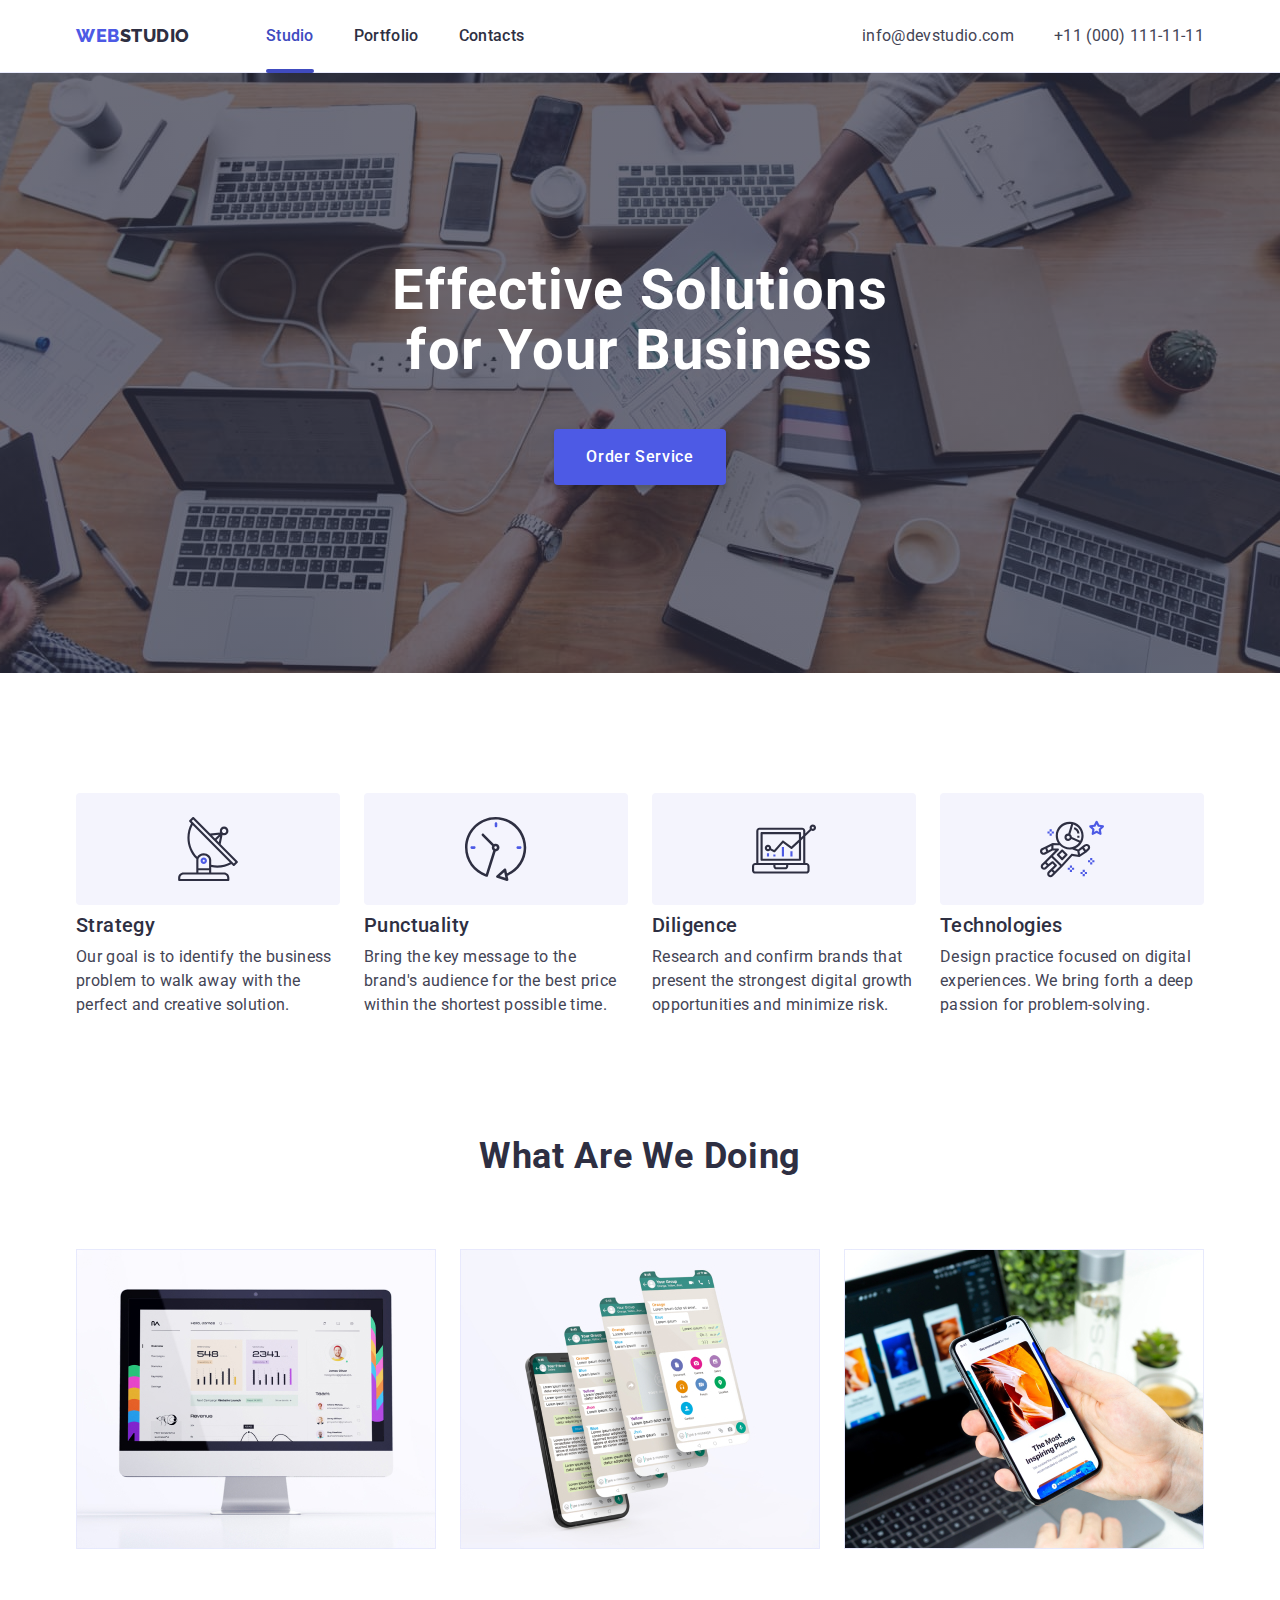
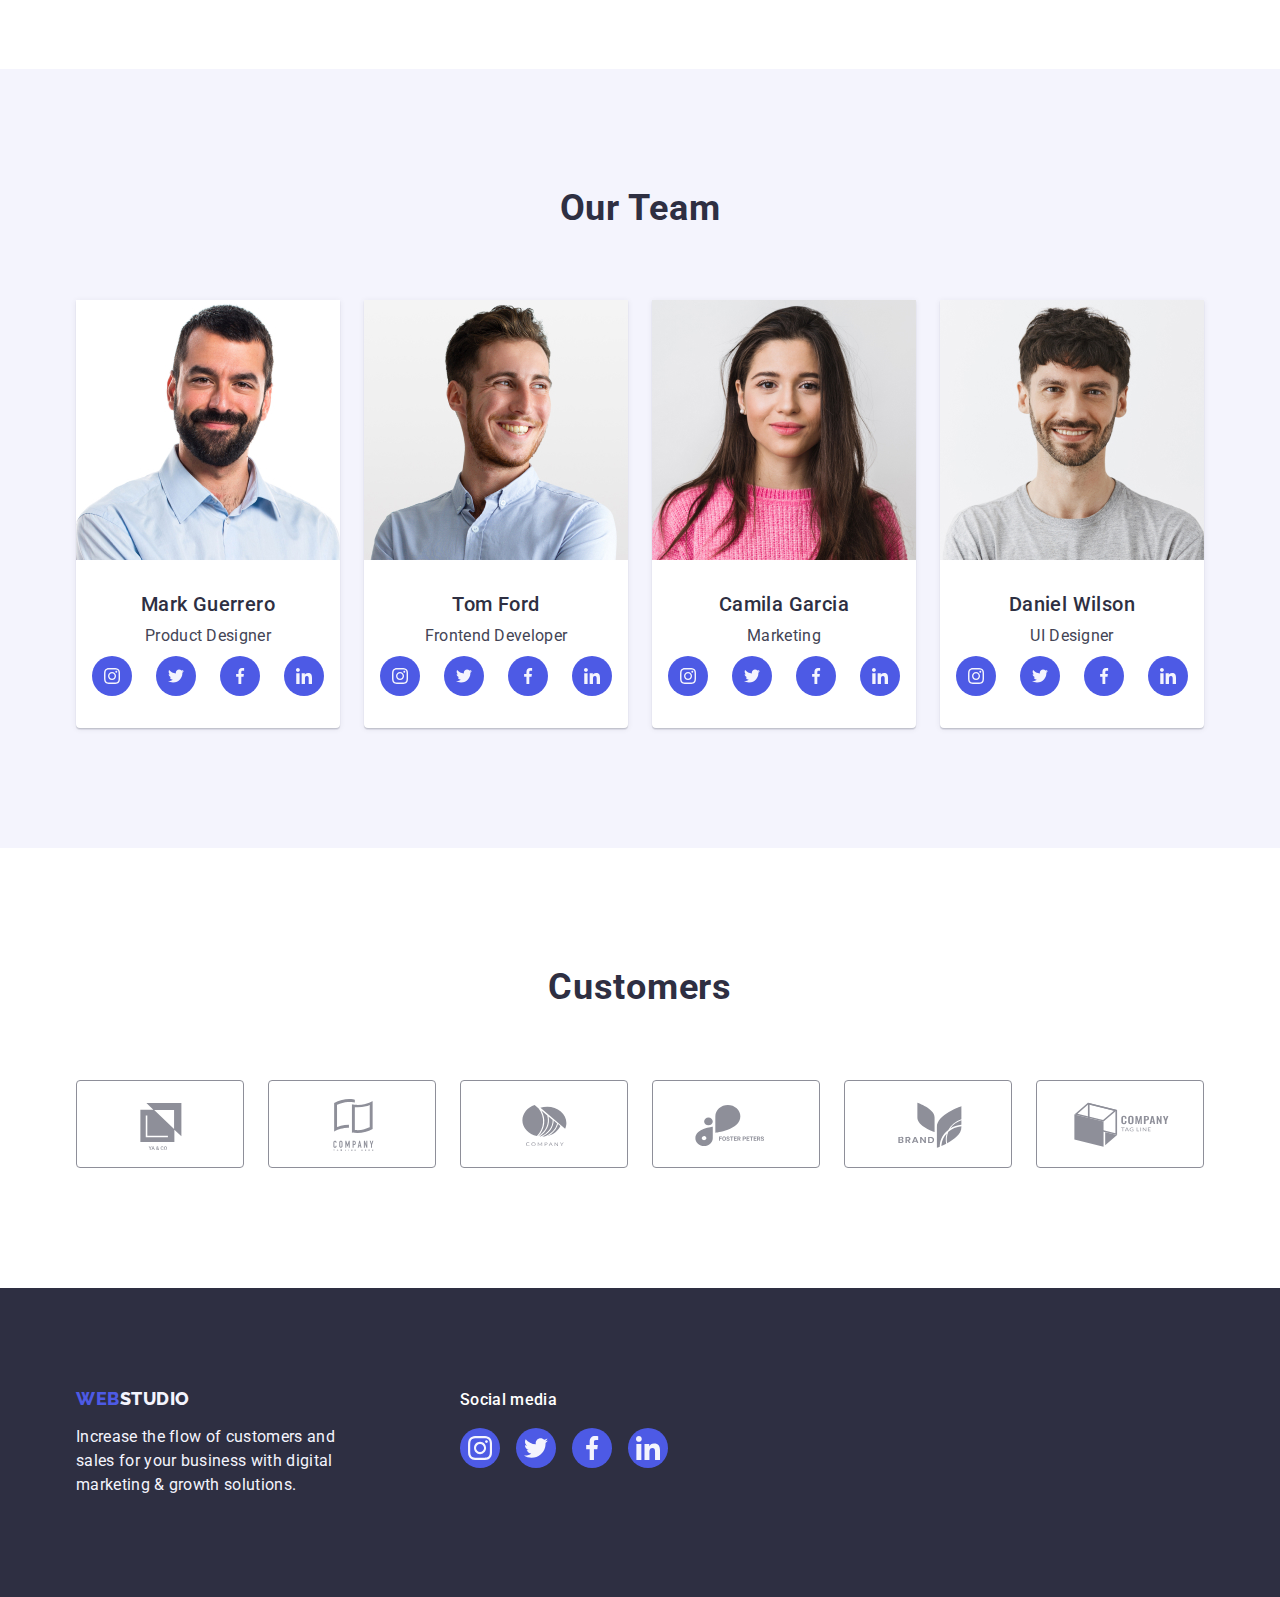
<file: index.html>
<!DOCTYPE html>
<html lang="en">
  <head>
    <meta charset="UTF-8" />
    <meta http-equiv="X-UA-Compatible" content="IE=edge" />
    <meta name="viewport" content="width=device-width, initial-scale=1.0" />
    <title>WebStudio</title>
    <link rel="preconnect" href="https://fonts.googleapis.com" />
    <link rel="preconnect" href="https://fonts.gstatic.com" crossorigin />
    <link
      href="https://fonts.googleapis.com/css2?family=Raleway:wght@800&family=Roboto:wght@400;500;700&display=swap"
      rel="stylesheet"
    />
    <link
      rel="stylesheet"
      href="https://cdnjs.cloudflare.com/ajax/libs/modern-normalize/1.1.0/modern-normalize.min.css"
    />
    <link rel="stylesheet" href="./css/style.css" />
  </head>
  <body>
    <header class="page-header">
      <!-- Logo -->
      <div class="container main-nav">
        <nav class="main-nav">
          <a class="logo link" href="./index.html"
            >Web<span class="logo-title">Studio</span></a
          >
          <!-- Menu navigation -->
          <ul class="site-nav list">
            <li class="item">
              <a class="link but current" href="./index.html">Studio</a>
            </li>
            <li class="item">
              <a class="link but" href="./portfolio.html">Portfolio</a>
            </li>
            <li class="item"><a class="link but" href="">Contacts</a></li>
          </ul>
        </nav>
        <!-- Contacts -->
        <address class="add">
          <ul class="list contact-list">
            <li class="item">
              <a class="link contact" href="mailto:info@devstudio.com"
                >info@devstudio.com</a
              >
            </li>
            <li class="item">
              <a class="link contact" href="tel:+110001111111"
                >+11 (000) 111-11-11</a
              >
            </li>
          </ul>
        </address>
      </div>
    </header>
    <!-- Main Content -->
    <main>
      <section class="hero">
        <div class="container">
          <h1 class="hero-title">Effective Solutions for Your Business</h1>
          <button type="button" class="button" data-modal-open>
            Order Service
          </button>
        </div>
      </section>

      <!-- Our qualities -->
      <section class="section qua">
        <div class="container">
          <h2 class="visually-hidden">Our qualities</h2>
          <ul class="list qua">
            <li class="item">
              <div class="icon-background">
                <svg width="64" height="64">
                  <use href="./images/icons.svg#icon-antenna"></use>
                </svg>
              </div>
              <h3 class="section-qualities">Strategy</h3>
              <p class="section-text">
                Our goal is to identify the business problem to walk away with
                the perfect and creative solution.
              </p>
            </li>
            <li class="item">
              <div class="icon-background">
                <svg width="64" height="64">
                  <use href="./images/icons.svg#icon-clock"></use>
                </svg>
              </div>
              <h3 class="section-qualities">Punctuality</h3>
              <p class="section-text">
                Bring the key message to the brand's audience for the best price
                within the shortest possible time.
              </p>
            </li>
            <li class="item">
              <div class="icon-background">
                <svg width="64" height="64">
                  <use href="./images/icons.svg#icon-diagrama"></use>
                </svg>
              </div>
              <h3 class="section-qualities">Diligence</h3>
              <p class="section-text">
                Research and confirm brands that present the strongest digital
                growth opportunities and minimize risk.
              </p>
            </li>
            <li class="item">
              <div class="icon-background">
                <svg width="64" height="64">
                  <use href="./images/icons.svg#icon-cosmonavt"></use>
                </svg>
              </div>
              <h3 class="section-qualities">Technologies</h3>
              <p class="section-text">
                Design practice focused on digital experiences. We bring forth a
                deep passion for problem-solving.
              </p>
            </li>
          </ul>
        </div>
      </section>

      <!-- What are we doing -->
      <section class="section doing">
        <div class="container">
          <h2 class="section-title transform">What are we doing</h2>
          <ul class="list doing">
            <li class="item">
              <img
                src="./images/work1.jpg"
                alt="program for use on a computer"
                width="360"
              />
            </li>
            <li class="item">
              <img
                src="./images/work2.jpg"
                alt="application for use on the phone"
                width="360"
              />
            </li>
            <li class="item">
              <img
                src="./images/work3.jpg"
                alt="program for use on a laptop"
                width="360"
              />
            </li>
          </ul>
        </div>
      </section>
      <!-- Our Team -->
      <section class="section team">
        <div class="container">
          <h2 class="section-title transform">Our Team</h2>
          <ul class="list team">
            <li class="item border">
              <img src="./images/employees1.jpg" alt="employees" width="264" />
              <div class="team-container">
                <h3 class="section-name">Mark Guerrero</h3>
                <p class="section-text">Product Designer</p>
                <ul class="list media-list">
                  <li class="item">
                    <a href="" class="media-link link">
                      <svg class="icon" width="16" height="16">
                        <use href="./images/icons.svg#icon-instagram"></use>
                      </svg>
                    </a>
                  </li>
                  <li class="item">
                    <a href="" class="media-link link">
                      <svg class="icon" width="16" height="16">
                        <use href="./images/icons.svg#icon-twitter"></use>
                      </svg>
                    </a>
                  </li>
                  <li class="item">
                    <a href="" class="media-link link">
                      <svg class="icon" width="16" height="16">
                        <use href="./images/icons.svg#icon-facebook"></use>
                      </svg>
                    </a>
                  </li>
                  <li class="item">
                    <a href="" class="media-link link">
                      <svg class="icon" width="16" height="16">
                        <use href="./images/icons.svg#icon-linkedin"></use>
                      </svg>
                    </a>
                  </li>
                </ul>
              </div>
            </li>
            <li class="item border">
              <img src="./images/employees2.jpg" alt="employees" width="264" />
              <div class="team-container">
                <h3 class="section-name">Tom Ford</h3>
                <p class="section-text">Frontend Developer</p>
                <ul class="list media-list">
                  <li class="item">
                    <a href="" class="media-link link">
                      <svg class="icon" width="16" height="16">
                        <use href="./images/icons.svg#icon-instagram"></use>
                      </svg>
                    </a>
                  </li>
                  <li class="item">
                    <a href="" class="media-link link">
                      <svg class="icon" width="16" height="16">
                        <use href="./images/icons.svg#icon-twitter"></use>
                      </svg>
                    </a>
                  </li>
                  <li class="item">
                    <a href="" class="media-link link">
                      <svg class="icon" width="16" height="16">
                        <use href="./images/icons.svg#icon-facebook"></use>
                      </svg>
                    </a>
                  </li>
                  <li class="item">
                    <a href="" class="media-link link">
                      <svg class="icon" width="16" height="16">
                        <use href="./images/icons.svg#icon-linkedin"></use>
                      </svg>
                    </a>
                  </li>
                </ul>
              </div>
            </li>
            <li class="item border">
              <img src="./images/employees3.jpg" alt="employees" width="264" />
              <div class="team-container">
                <h3 class="section-name">Camila Garcia</h3>
                <p class="section-text">Marketing</p>
                <ul class="list media-list">
                  <li class="item">
                    <a href="" class="media-link link">
                      <svg class="icon" width="16" height="16">
                        <use href="./images/icons.svg#icon-instagram"></use>
                      </svg>
                    </a>
                  </li>
                  <li class="item">
                    <a href="" class="media-link link">
                      <svg class="icon" width="16" height="16">
                        <use href="./images/icons.svg#icon-twitter"></use>
                      </svg>
                    </a>
                  </li>
                  <li class="item">
                    <a href="" class="media-link link">
                      <svg class="icon" width="16" height="16">
                        <use href="./images/icons.svg#icon-facebook"></use>
                      </svg>
                    </a>
                  </li>
                  <li class="item">
                    <a href="" class="media-link link">
                      <svg class="icon" width="16" height="16">
                        <use href="./images/icons.svg#icon-linkedin"></use>
                      </svg>
                    </a>
                  </li>
                </ul>
              </div>
            </li>
            <li class="item border">
              <img src="./images/employees4.jpg" alt="employees" width="264" />
              <div class="team-container">
                <h3 class="section-name">Daniel Wilson</h3>
                <p class="section-text">UI Designer</p>
                <ul class="list media-list">
                  <li class="item">
                    <a href="" class="media-link link">
                      <svg class="icon" width="16" height="16">
                        <use href="./images/icons.svg#icon-instagram"></use>
                      </svg>
                    </a>
                  </li>
                  <li class="item">
                    <a href="" class="media-link link">
                      <svg class="icon" width="16" height="16">
                        <use href="./images/icons.svg#icon-twitter"></use>
                      </svg>
                    </a>
                  </li>
                  <li class="item">
                    <a href="" class="media-link link">
                      <svg class="icon" width="16" height="16">
                        <use href="./images/icons.svg#icon-facebook"></use>
                      </svg>
                    </a>
                  </li>
                  <li class="item">
                    <a href="" class="media-link link">
                      <svg class="icon" width="16" height="16">
                        <use href="./images/icons.svg#icon-linkedin"></use>
                      </svg>
                    </a>
                  </li>
                </ul>
              </div>
            </li>
          </ul>
        </div>
      </section>
      <!-- Customers -->
      <section class="customers">
        <div class="container">
          <h2 class="section-title">Customers</h2>

          <ul class="list customers-list">
            <li class="customers-item">
              <a href="" class="link">
                <svg class="customers-icon" width="104" height="56">
                  <use href="./images/icons.svg#icon-yaco"></use>
                </svg>
              </a>
            </li>
            <li class="customers-item">
              <a href="" class="link">
                <svg class="customers-icon" width="104" height="56">
                  <use href="./images/icons.svg#icon-company-teg"></use>
                </svg>
              </a>
            </li>
            <li class="customers-item">
              <a href="" class="link">
                <svg class="customers-icon" width="104" height="56">
                  <use href="./images/icons.svg#icon-company"></use>
                </svg>
              </a>
            </li>
            <li class="customers-item">
              <a href="" class="link">
                <svg class="customers-icon" width="104" height="56">
                  <use href="./images/icons.svg#icon-foster"></use>
                </svg>
              </a>
            </li>
            <li class="customers-item">
              <a href="" class="link">
                <svg class="customers-icon" width="104" height="56">
                  <use href="./images/icons.svg#icon-brand"></use>
                </svg>
              </a>
            </li>
            <li class="customers-item">
              <a href="" class="link">
                <svg class="customers-icon" width="104" height="56">
                  <use href="./images/icons.svg#icon-company-tegline"></use>
                </svg>
              </a>
            </li>
          </ul>
        </div>
      </section>
    </main>
    <footer class="footer">
      <div class="container">
        <div class="footer-logo">
          <a class="logo link" href="./index.html"
            >Web<span class="logo-cloud">Studio</span>
          </a>
          <p class="footer-text">
            Increase the flow of customers and sales for your business with
            digital marketing & growth solutions.
          </p>
        </div>
        <div class="footer-media">
          <p class="footer-text-media">Social media</p>
          <ul class="list">
            <li class="footer-item">
              <a href="" class="media-link link">
                <svg class="icon footer-hov" width="24" height="24">
                  <use href="./images/icons.svg#icon-instagram"></use>
                </svg>
              </a>
            </li>
            <li class="footer-item">
              <a href="" class="media-link link">
                <svg class="icon footer-hov" width="24" height="24">
                  <use href="./images/icons.svg#icon-twitter"></use>
                </svg>
              </a>
            </li>
            <li class="footer-item">
              <a href="" class="media-link link">
                <svg class="icon footer-hov" width="24" height="24">
                  <use href="./images/icons.svg#icon-facebook"></use>
                </svg>
              </a>
            </li>
            <li class="footer-item">
              <a href="" class="media-link link">
                <svg class="icon footer-hov" width="24" height="24">
                  <use href="./images/icons.svg#icon-linkedin"></use>
                </svg>
              </a>
            </li>
          </ul>
        </div>
      </div>
    </footer>
    <div class="backdrop is-hidden" data-modal>
      <div class="modal">
        <button type="button" class="close-btn-modal" data-modal-close>
          <svg class="modal-icon-close" width="8" height="8">
            <use href="./images/icons.svg#icon-close"></use>
          </svg>
        </button>
      </div>
    </div>
    <script src="./js/modal.js"></script>
  </body>
</html>
</file>
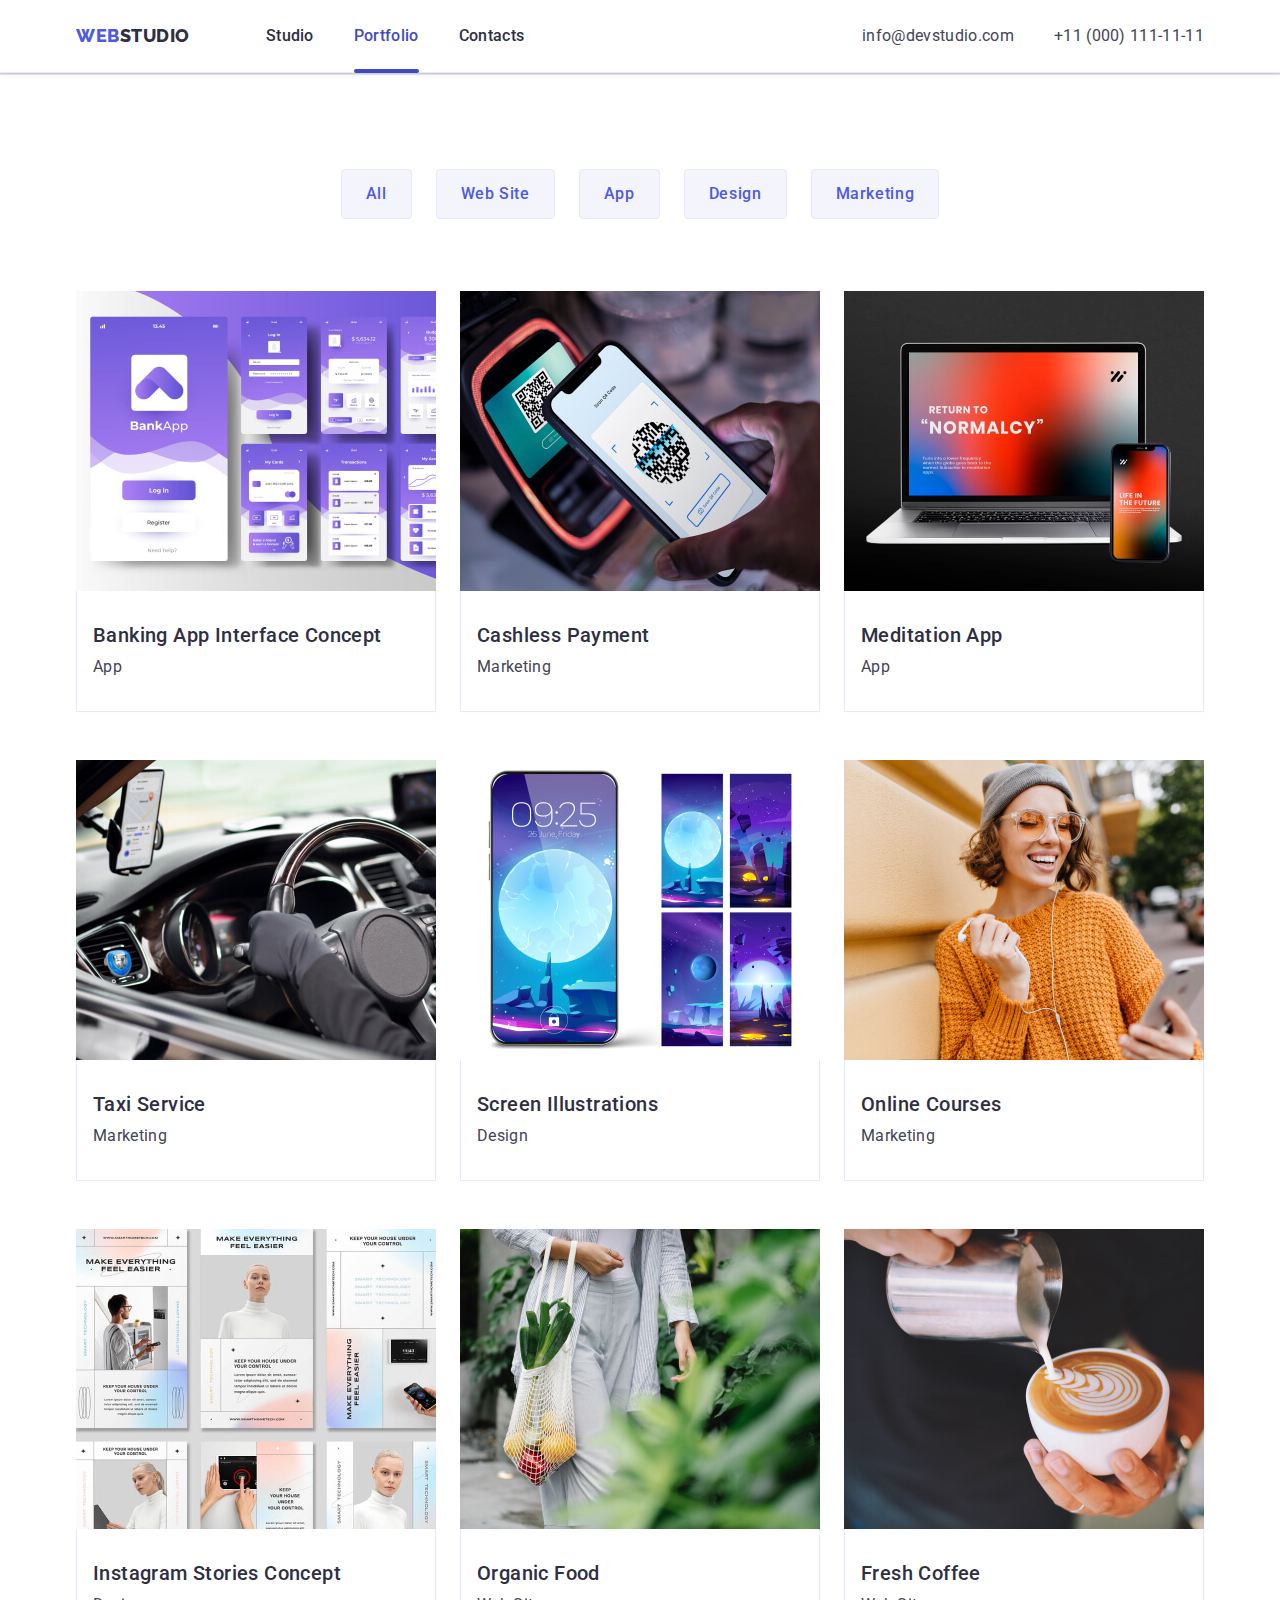
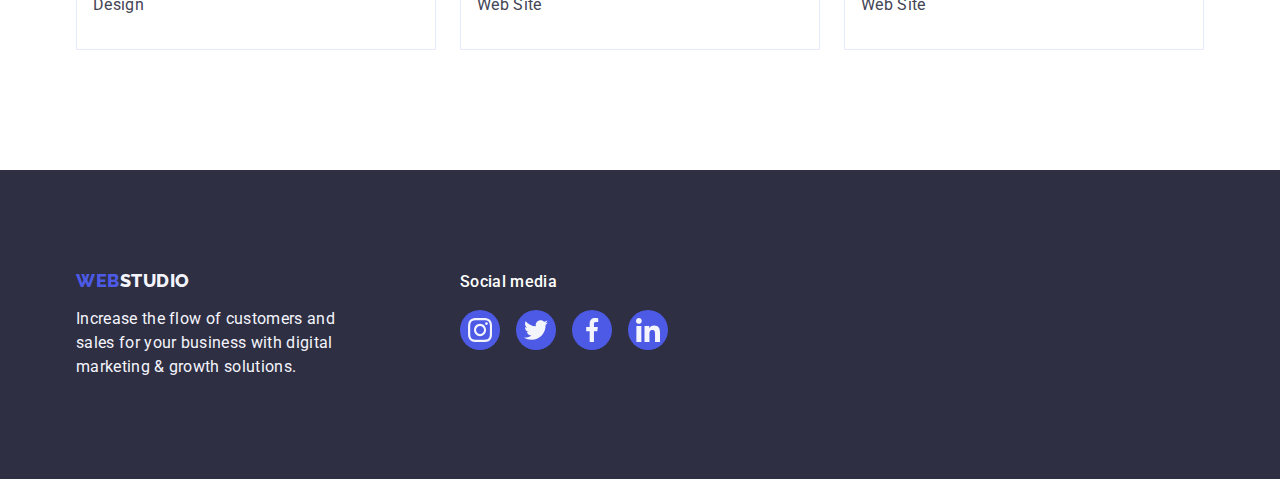
<file: portfolio.html>
<!DOCTYPE html>
<html lang="en">
  <head>
    <meta charset="UTF-8" />
    <meta http-equiv="X-UA-Compatible" content="IE=edge" />
    <meta name="viewport" content="width=device-width, initial-scale=1.0" />
    <title>Portfolio</title>
    <link rel="preconnect" href="https://fonts.googleapis.com" />
    <link rel="preconnect" href="https://fonts.gstatic.com" crossorigin />
    <link
      href="https://fonts.googleapis.com/css2?family=Raleway:wght@800&family=Roboto:wght@400;500;700&display=swap"
      rel="stylesheet"
    />
    <link
      rel="stylesheet"
      href="https://cdnjs.cloudflare.com/ajax/libs/modern-normalize/1.1.0/modern-normalize.min.css"
    />

    <link rel="stylesheet" href="./css/style.css" />
  </head>
  <body>
    <header class="page-header">
      <!-- Logo -->
      <div class="container main-nav">
        <nav class="main-nav">
          <a class="logo link" href="./index.html"
            >Web<span class="logo-title">Studio</span></a
          >
          <!-- Menu navigation -->
          <ul class="site-nav list">
            <li class="item">
              <a class="link but" href="./index.html">Studio</a>
            </li>
            <li class="item">
              <a class="link but current" href="./portfolio.html">Portfolio</a>
            </li>
            <li class="item"><a class="link but" href="">Contacts</a></li>
          </ul>
        </nav>
        <!-- Contacts -->
        <address class="add">
          <ul class="list contact-list">
            <li class="item">
              <a class="link contact" href="mailto:info@devstudio.com"
                >info@devstudio.com</a
              >
            </li>
            <li class="item">
              <a class="link contact" href="tel:+110001111111"
                >+11 (000) 111-11-11</a
              >
            </li>
          </ul>
        </address>
      </div>
    </header>
    <main>
      <!-- Our works -->
      <section class="section portfol">
        <div class="container">
          <h1 class="visually-hidden">Our works</h1>
          <ul class="list btn">
            <li><button type="button" class="link work-button">All</button></li>
            <li>
              <button type="button" class="link work-button">Web Site</button>
            </li>
            <li><button type="button" class="link work-button">App</button></li>
            <li>
              <button type="button" class="link work-button">Design</button>
            </li>
            <li>
              <button type="button" class="link work-button">Marketing</button>
            </li>
          </ul>
          <ul class="list examples">
            <li class="item-work">
              <a class="link hove-link" href="">
                <div class="portfolio-overlay">
                  <img
                    src="./images/portfolio/banking-app.jpg"
                    alt="banking app"
                    width="360"
                    height="300"
                  />
                  <p class="portfolio-overlay-text">
                    14 Stylish and User-Friendly App Design Concepts · Task
                    Manager App · Calorie Tracker App · Exotic Fruit Ecommerce
                    App · Cloud Storage App
                  </p>
                </div>
                <div class="work-container">
                  <h2 class="work-title">Banking App Interface Concept</h2>
                  <p class="section-text-work">App</p>
                </div>
              </a>
            </li>
            <li class="item-work">
              <a class="link hove-link" href="">
                <div class="portfolio-overlay">
                  <img
                    src="./images/portfolio/cashless-payment.jpg"
                    alt="terminal and phone"
                    width="360"
                    height="300"
                  />
                  <p class="portfolio-overlay-text">
                    14 Stylish and User-Friendly App Design Concepts · Task
                    Manager App · Calorie Tracker App · Exotic Fruit Ecommerce
                    App · Cloud Storage App
                  </p>
                </div>
                <div class="work-container">
                  <h2 class="work-title">Cashless Payment</h2>
                  <p class="section-text-work">Marketing</p>
                </div>
              </a>
            </li>
            <li class="item-work">
              <a class="link hove-link" href="">
                <div class="portfolio-overlay">
                  <img
                    src="./images/portfolio/meditation-app.jpg"
                    alt="laptop and phone"
                    width="360"
                    height="300"
                  />
                  <p class="portfolio-overlay-text">
                    14 Stylish and User-Friendly App Design Concepts · Task
                    Manager App · Calorie Tracker App · Exotic Fruit Ecommerce
                    App · Cloud Storage App
                  </p>
                </div>
                <div class="work-container">
                  <h2 class="work-title">Meditation App</h2>
                  <p class="section-text-work">App</p>
                </div>
              </a>
            </li>
            <li class="item-work">
              <a class="link hove-link" href="">
                <div class="portfolio-overlay">
                  <img
                    src="./images/portfolio/taxi-service.jpg"
                    alt="hands on the wheel"
                    width="360"
                    height="300"
                  />
                  <p class="portfolio-overlay-text">
                    14 Stylish and User-Friendly App Design Concepts · Task
                    Manager App · Calorie Tracker App · Exotic Fruit Ecommerce
                    App · Cloud Storage App
                  </p>
                </div>
                <div class="work-container">
                  <h2 class="work-title">Taxi Service</h2>
                  <p class="section-text-work">Marketing</p>
                </div>
              </a>
            </li>
            <li class="item-work">
              <a class="link hove-link" href="">
                <div class="portfolio-overlay">
                  <img
                    src="./images/portfolio/screen-illustrations.jpg"
                    alt="phone and four pictures"
                    width="360"
                    height="300"
                  />
                  <p class="portfolio-overlay-text">
                    14 Stylish and User-Friendly App Design Concepts · Task
                    Manager App · Calorie Tracker App · Exotic Fruit Ecommerce
                    App · Cloud Storage App
                  </p>
                </div>
                <div class="work-container">
                  <h2 class="work-title">Screen Illustrations</h2>
                  <p class="section-text-work">Design</p>
                </div>
              </a>
            </li>
            <li class="item-work">
              <a class="link hove-link" href="">
                <div class="portfolio-overlay">
                  <img
                    src="./images/portfolio/online-courses.jpg"
                    alt="girl looks at the phone"
                    width="360"
                    height="300"
                  />
                  <p class="portfolio-overlay-text">
                    14 Stylish and User-Friendly App Design Concepts · Task
                    Manager App · Calorie Tracker App · Exotic Fruit Ecommerce
                    App · Cloud Storage App
                  </p>
                </div>
                <div class="work-container">
                  <h2 class="work-title">Online Courses</h2>
                  <p class="section-text-work">Marketing</p>
                </div>
              </a>
            </li>
            <li class="item-work">
              <a class="link hove-link" href="">
                <div class="portfolio-overlay">
                  <img
                    src="./images/portfolio/instagram-stories-concept.jpg"
                    alt="cards with photos of people and text"
                    width="360"
                    height="300"
                  />
                  <p class="portfolio-overlay-text">
                    14 Stylish and User-Friendly App Design Concepts · Task
                    Manager App · Calorie Tracker App · Exotic Fruit Ecommerce
                    App · Cloud Storage App
                  </p>
                </div>
                <div class="work-container">
                  <h2 class="work-title">Instagram Stories Concept</h2>
                  <p class="section-text-work">Design</p>
                </div>
              </a>
            </li>
            <li class="item-work">
              <a class="link hove-link" href="">
                <div class="portfolio-overlay">
                  <img
                    src="./images/portfolio/organic-food.jpg"
                    alt="bag of fruit"
                    width="360"
                    height="300"
                  />
                  <p class="portfolio-overlay-text">
                    14 Stylish and User-Friendly App Design Concepts · Task
                    Manager App · Calorie Tracker App · Exotic Fruit Ecommerce
                    App · Cloud Storage App
                  </p>
                </div>
                <div class="work-container">
                  <h2 class="work-title">Organic Food</h2>
                  <p class="section-text-work">Web Site</p>
                </div>
              </a>
            </li>
            <li class="item-work">
              <a class="link hove-link" href="">
                <div class="portfolio-overlay">
                  <img
                    src="./images/portfolio/fresh-coffee.jpg"
                    alt="cup of coffee"
                    width="360"
                    height="300"
                  />
                  <p class="portfolio-overlay-text">
                    14 Stylish and User-Friendly App Design Concepts · Task
                    Manager App · Calorie Tracker App · Exotic Fruit Ecommerce
                    App · Cloud Storage App
                  </p>
                </div>
                <div class="work-container">
                  <h2 class="work-title">Fresh Coffee</h2>
                  <p class="section-text-work">Web Site</p>
                </div>
              </a>
            </li>
          </ul>
        </div>
      </section>
    </main>
    <footer class="footer">
      <div class="container">
        <div class="footer-logo">
          <a class="logo link" href="./index.html"
            >Web<span class="logo-cloud">Studio</span>
          </a>
          <p class="footer-text">
            Increase the flow of customers and sales for your business with
            digital marketing & growth solutions.
          </p>
        </div>
        <div class="footer-media">
          <p class="footer-text-media">Social media</p>
          <ul class="list">
            <li class="footer-item">
              <a href="" class="media-link link">
                <svg class="icon footer-hov" width="24" height="24">
                  <use href="./images/icons.svg#icon-instagram"></use>
                </svg>
              </a>
            </li>
            <li class="footer-item">
              <a href="" class="media-link link">
                <svg class="icon footer-hov" width="24" height="24">
                  <use href="./images/icons.svg#icon-twitter"></use>
                </svg>
              </a>
            </li>
            <li class="footer-item">
              <a href="" class="media-link link">
                <svg class="icon footer-hov" width="24" height="24">
                  <use href="./images/icons.svg#icon-facebook"></use>
                </svg>
              </a>
            </li>
            <li class="footer-item">
              <a href="" class="media-link link">
                <svg class="icon footer-hov" width="24" height="24">
                  <use href="./images/icons.svg#icon-linkedin"></use>
                </svg>
              </a>
            </li>
          </ul>
        </div>
      </div>
    </footer>
  </body>
</html>
</file>
<file: css/style.css>
/* Color */
:root {
  --main-background-color: #ffffff;
  --footer-beckgrond-color: #2e2f42;
  --text-footer-section-color: #f4f4fd;
  --hover-focus-color: #404bbf;
  --title-color: #2e2f42;
  --text-color: #434455;
  --hairlines-button-color: #e7e9fc;
  --blue-text-color: #4d5ae5;
  --customers-icon-color: #8e8f99;
}

/* Утиліти */
h1,
h2,
h3,
h4,
h5,
h6,
ul,
p {
  margin: 0;
  padding: 0;
}

img {
  display: block;
}

.list {
  list-style: none;
}

.transform {
  text-transform: capitalize;
}

body {
  font-family: "Roboto", sans-serif;

  color: var(--text-color);
  background-color: var(--main-background-color);
  font-size: 16px;
  letter-spacing: 0.02em;
}
/* параметри контейнера */
.container {
  width: 1158px;
  margin: 0 auto;
  /* outline: 1px solid tomato; */
  padding: 0 15px;
}

/* Хедер */
.main-nav {
  display: flex;
  align-items: center;
  margin-right: auto;
}

/* Logo */
.logo {
  font-family: "Raleway", sans-serif;
  text-transform: uppercase;
  color: var(--blue-text-color);
  font-weight: 800;
  font-size: 18px;
  line-height: 1.17;
  letter-spacing: 0.03em;
  margin-right: 76px;
}
.logo-title {
  color: var(--title-color);
}

.link {
  text-decoration: none;
}

/* Page header */
.page-header {
  background-color: var(--main-background-color);
  border-bottom: 1px solid var(--hairlines-button-color);
  box-shadow: 0px 2px 1px rgba(46, 47, 66, 0.08),
    0px 1px 1px rgba(46, 47, 66, 0.16), 0px 1px 6px rgba(46, 47, 66, 0.08);
}

/* Menu navigation */
.link.but.current {
  color: var(--hover-focus-color);

  position: relative;
}
.link.but {
  transition: color 250ms cubic-bezier(0.4, 0, 0.2, 1);
}
.current::after {
  position: absolute;
  content: "";

  display: block;

  width: 100%;

  height: 4px;
  border-radius: 2px;
  bottom: -1px;
  background-color: var(--hover-focus-color);
}

.site-nav .link {
  display: block;
  padding-top: 24px;
  padding-bottom: 24px;

  color: var(--title-color);
  text-decoration: none;
  font-weight: 500;
  font-size: 16px;
  line-height: 1.5;
}
.contact-list .link {
  display: block;
  padding-top: 24px;
  padding-bottom: 24px;
}
.site-nav {
  display: flex;
  align-items: center;
  gap: 40px;
}
.site-nav .link:hover,
.site-nav .link:focus {
  color: var(--hover-focus-color);
}
.but {
  color: var(--title-color);
}
/* Contacts */
.add {
  font-style: normal;
}
.list.contact-list {
  display: flex;
  gap: 40px;
}
.contact {
  color: var(--text-color);
  text-decoration: none;
  line-height: 1.5;
  transition: color 250ms cubic-bezier(0.4, 0, 0.2, 1);
}
.list .contact:hover,
.list .contact:focus {
  color: var(--hover-focus-color);
}
/* hero section */
.hero {
  padding-top: 188px;
  padding-bottom: 188px;
  text-align: center;
  margin-left: auto;
  margin-right: auto;

  background-color: var(--footer-beckgrond-color);
  background-image: linear-gradient(
      rgba(46, 47, 66, 0.7),
      rgba(46, 47, 66, 0.7)
    ),
    url(../images/background-hero.jpg);

  background-position: center;
  max-width: 1440px;
  height: 600px;
  background-repeat: no-repeat;
  background-size: cover;
}
.hero-title {
  color: var(--main-background-color);

  font-size: 56px;
  line-height: 1.07;

  letter-spacing: 0.02em;

  margin-bottom: 48px;
  margin-left: auto;
  margin-right: auto;
  max-width: 496px;
}
/* button */
.button {
  display: block;
  min-width: 169px;
  height: 56px;
  padding: 16px 32px;
  margin: auto;

  color: var(--main-background-color);
  background-color: var(--blue-text-color);
  border: none;
  border-radius: 4px;
  cursor: pointer;

  font-family: inherit;
  font-weight: 500;
  font-size: 16px;
  line-height: 1.5;
  letter-spacing: 0.04em;
  box-shadow: 0px 4px 4px rgba(0, 0, 0, 0.15);

  transition: background-color 250ms cubic-bezier(0.4, 0, 0.2, 1);
}
.hero .button:hover,
.hero .button:focus {
  background-color: var(--hover-focus-color);
}

/* Our qualities section */
.visually-hidden {
  position: absolute;
  width: 1px;
  height: 1px;
  margin: -1px;
  border: 0;
  padding: 0;

  white-space: nowrap;
  clip-path: inset(100%);
  clip: rect(0 0 0 0);
  overflow: hidden;
}
.section.qua {
  padding: 120px 0;
}
.section-title {
  color: var(--title-color);

  font-size: 36px;
  line-height: 1.1;
  text-align: center;
  letter-spacing: 0.02em;

  margin-bottom: 72px;
}
.section-text {
  color: var(--text-color);
  font-weight: 400;
  line-height: 1.5;
}

.list.qua {
  display: flex;
  gap: 24px;
}

.list.qua .item {
  width: 264px;
  margin: 0;
}

.icon-background {
  display: flex;
  align-items: center;
  justify-content: center;
  width: 264px;
  height: 112px;
  border-radius: 4px;
  margin-bottom: 8px;
  background-color: var(--text-footer-section-color);
}

/* пробую іконки в Our qualities через :before */

/* .list.qua .item::before {
  content: "";
  display: block;
  height: 112px;
  background-color: var(--text-footer-section-color);
  margin-bottom: 8px;
  border-radius: 4px;
  background-repeat: no-repeat;
  background-position: center;
  padding-bottom: 24px;
  padding-top: 24px;
}
.icon-antena::before {
  background-image: url(../images/svg/antenna.svg);
}
.icon-clock::before {
  background-image: url(../images/svg/clock.svg);
}
.icon-diagrama::before {
  background-image: url(../images/svg/diagrama.svg);
}
.icon-cosmonavt::before {
  background-image: url(../images/svg/cosmonavt.svg);
} */
/* What are we doing */
.section.doing {
  padding-bottom: 120px;
}
.list.doing {
  display: flex;
  gap: 24px;
}
.list.doing .item {
  margin: 0;
  width: calc((100% - 48px) / 3);
}

/* Our Team section */
.item.border {
  border-radius: 0 0 4px 4px;
  background: #ffffff;
  box-shadow: 0px 1px 6px rgba(46, 47, 66, 0.08),
    0px 1px 1px rgba(46, 47, 66, 0.16), 0px 2px 1px rgba(46, 47, 66, 0.08);
}
.section.team {
  background-color: var(--text-footer-section-color);
  padding-bottom: 120px;
  padding-top: 120px;
}

.team-container .section-text {
  color: var(--text-color);
  font-weight: 400;
  line-height: 1.5;
  margin-bottom: 8px;
}

.section-qualities,
.section-name {
  color: var(--title-color);

  font-weight: 500;
  font-size: 20px;
  line-height: 1.2;
  letter-spacing: 0.02em;

  margin-bottom: 8px;
}
.team-container {
  padding: 32px 0;
  text-align: center;
}

.list.team {
  display: flex;
  gap: 24px;
}
.list.team .item {
  margin: 0;
  background-color: var(--main-background-color);
}
.media-list {
  height: 40px;

  display: flex;
  gap: 24px;
  justify-content: center;
  align-items: center;
}

.icon {
  fill: var(--text-footer-section-color);
}
.media-link {
  display: flex;
  background-color: var(--blue-text-color);
  height: 40px;
  width: 40px;
  border-radius: 50%;
  justify-content: center;
  align-items: center;
  transition: background-color 250ms cubic-bezier(0.4, 0, 0.2, 1);
}
.media-link:hover,
.media-link:focus {
  background-color: var(--hover-focus-color);
}

/* customers */
.customers {
  padding-top: 120px;
  padding-bottom: 120px;
}
.customers-list {
  display: flex;
  gap: 24px;
  justify-content: center;
  align-items: center;
}
.customers-item .link {
  display: flex;
  align-items: center;
  justify-content: center;

  width: 168px;
  height: 88px;

  border: 1px solid #8e8f99;
  border-radius: 4px;
  color: var(--customers-icon-color);

  transition: border-color 250ms cubic-bezier(0.4, 0, 0.2, 1),
    color 250ms cubic-bezier(0.4, 0, 0.2, 1);
}

.customers-item .link:hover,
.customers-item .link:focus {
  border-color: #404bbf;
}
.customers-item .link:hover,
.customers-item .link:focus {
  color: #404bbf;
}

.customers-icon {
  fill: currentColor;
}

/* footer */
.footer {
  background-color: var(--footer-beckgrond-color);
  padding-top: 100px;
  padding-bottom: 100px;
}
.footer-text {
  color: var(--text-footer-section-color);
  font-weight: 400;
  font-size: 16px;
  line-height: 1.5;
  width: 264px;
}

/* .footer-text.media {
  font-weight: 500;
  color: var(--main-background-color);
} */

.logo-cloud {
  color: var(--text-footer-section-color);
}
footer .logo.link {
  display: inline-block;
  margin-bottom: 16px;
  margin-right: 0;
}
.footer .container {
  display: flex;
  align-items: baseline;
}
.footer-logo {
  margin-right: 120px;
}

.footer-text-media {
  margin-bottom: 16px;

  font-size: 16px;
  line-height: 1.5;
  font-weight: 500;
  color: var(--main-background-color);
}

.footer-media .media-link:hover,
.footer-media .media-link:focus {
  background-color: #31d0aa;
}
.footer-media .list {
  display: flex;
  height: 40px;
  gap: 16px;
  align-items: center;
}

/* Модальне вікно */

.backdrop {
  position: fixed;
  top: 0;
  left: 0;
  width: 100%;
  height: 100%;

  background: rgba(46, 47, 66, 0.4);

  transition: opacity 250ms cubic-bezier(0.4, 0, 0.2, 1),
    visibility 250ms cubic-bezier(0.4, 0, 0.2, 1);
}

.modal {
  position: absolute;
  top: 50%;
  left: 50%;
  transform: translate(-50%, -50%);

  width: 408px;
  min-height: 576px;
  background: #fcfcfc;
  box-shadow: 0px 1px 1px rgba(0, 0, 0, 0.14), 0px 1px 3px rgba(0, 0, 0, 0.12),
    0px 2px 1px rgba(0, 0, 0, 0.2);
  border-radius: 4px;
  transition: transform 250ms cubic-bezier(0.4, 0, 0.2, 1);
}
.is-hidden {
  opacity: 0;
  visibility: hidden;
  pointer-events: none;

  transform: scale(0%);
}
.close-btn-modal {
  position: absolute;
  top: 24px;
  right: 24px;
  display: flex;
  justify-content: center;
  align-items: center;

  width: 24px;
  height: 24px;
  border-radius: 50%;
  padding: 0;
  cursor: pointer;
  background-color: #e7e9fc;
  border: 1px solid rgba(0, 0, 0, 0.1);
  transition: background-color 250ms cubic-bezier(0.4, 0, 0.2, 1),
    border 250ms cubic-bezier(0.4, 0, 0.2, 1);
}
.modal-icon-close {
  transition: fill 250ms cubic-bezier(0.4, 0, 0.2, 1);
}

.close-btn-modal:hover,
.close-btn-modal:focus {
  border: none;
  background-color: var(--hover-focus-color);
  fill: #ffffff;
}

/* Стилі Portfolio */
.section .work-button {
  color: var(--blue-text-color);
  background-color: var(--text-footer-section-color);
  border: 1px solid var(--hairlines-button-color);
  border-radius: 4px;
  cursor: pointer;
  padding: 12px 24px;

  font-family: inherit;
  font-weight: 500;
  font-size: 16px;
  line-height: 1.5;
  letter-spacing: 0.04em;

  transition: background-color 250ms cubic-bezier(0.4, 0, 0.2, 1),
    color 250ms cubic-bezier(0.4, 0, 0.2, 1),
    border-color 250ms cubic-bezier(0.4, 0, 0.2, 1),
    box-shadow 250ms cubic-bezier(0.4, 0, 0.2, 1);
}

.section .work-button:hover,
.section .work-button:focus {
  color: var(--main-background-color);
  background-color: var(--hover-focus-color);
  border: 1px solid transparent;
  box-shadow: 0px 3px 1px rgba(0, 0, 0, 0.1), 0px 2px 1px rgba(0, 0, 0, 0.08),
    0px 2px 2px rgba(0, 0, 0, 0.12);
}
.work-title {
  color: var(--title-color);
  letter-spacing: 0.02em;
  font-weight: 500;
  font-size: 20px;
  line-height: 1.2;
  margin-bottom: 8px;
}

.section-text-work {
  color: var(--text-color);
  font-weight: 400;
  line-height: 1.5;
}

.list.btn {
  display: flex;
  justify-content: center;
  gap: 24px;

  margin-bottom: 72px;
}
.section.portfol {
  padding-bottom: 120px;
  padding: 96px 0 120px;
}

.list.examples {
  display: flex;
  flex-wrap: wrap;
  row-gap: 48px;
  column-gap: 24px;
}
.examples .link {
  display: block;
}
.work-container {
  padding: 32px 16px;
  border: 1px solid var(--hairlines-button-color);
  border-top: none;
}
.item-work {
  width: calc((100% - 48px) / 3);
}
.link.hove-link {
  transition: box-shadow 250ms cubic-bezier(0.4, 0, 0.2, 1);
}
.link.hove-link:hover,
.link.hove-link:focus {
  box-shadow: 0px 1px 6px rgba(46, 47, 66, 0.08),
    0px 1px 1px rgba(46, 47, 66, 0.16), 0px 2px 1px rgba(46, 47, 66, 0.08);
}

.item-work:nth-child(3n) {
  margin-right: 0;
}
.item-work:nth-last-child(-n + 3) {
  margin-bottom: 0;
}
.portfolio-overlay {
  position: relative;
  overflow: hidden;
}
.portfolio-overlay-text {
  color: var(--text-footer-section-color);
  line-height: 1.5;
  font-weight: 400;
  padding: 40px 32px;

  position: absolute;
  left: 0;
  top: 0;
  width: 100%;
  height: 100%;
  background-color: var(--blue-text-color);

  transform: translateY(100%);
  transition: transform 250ms cubic-bezier(0.4, 0, 0.2, 1);
}
.link:hover .portfolio-overlay-text,
.link:focus .portfolio-overlay-text {
  transform: translateY(0%);
}
</file>
